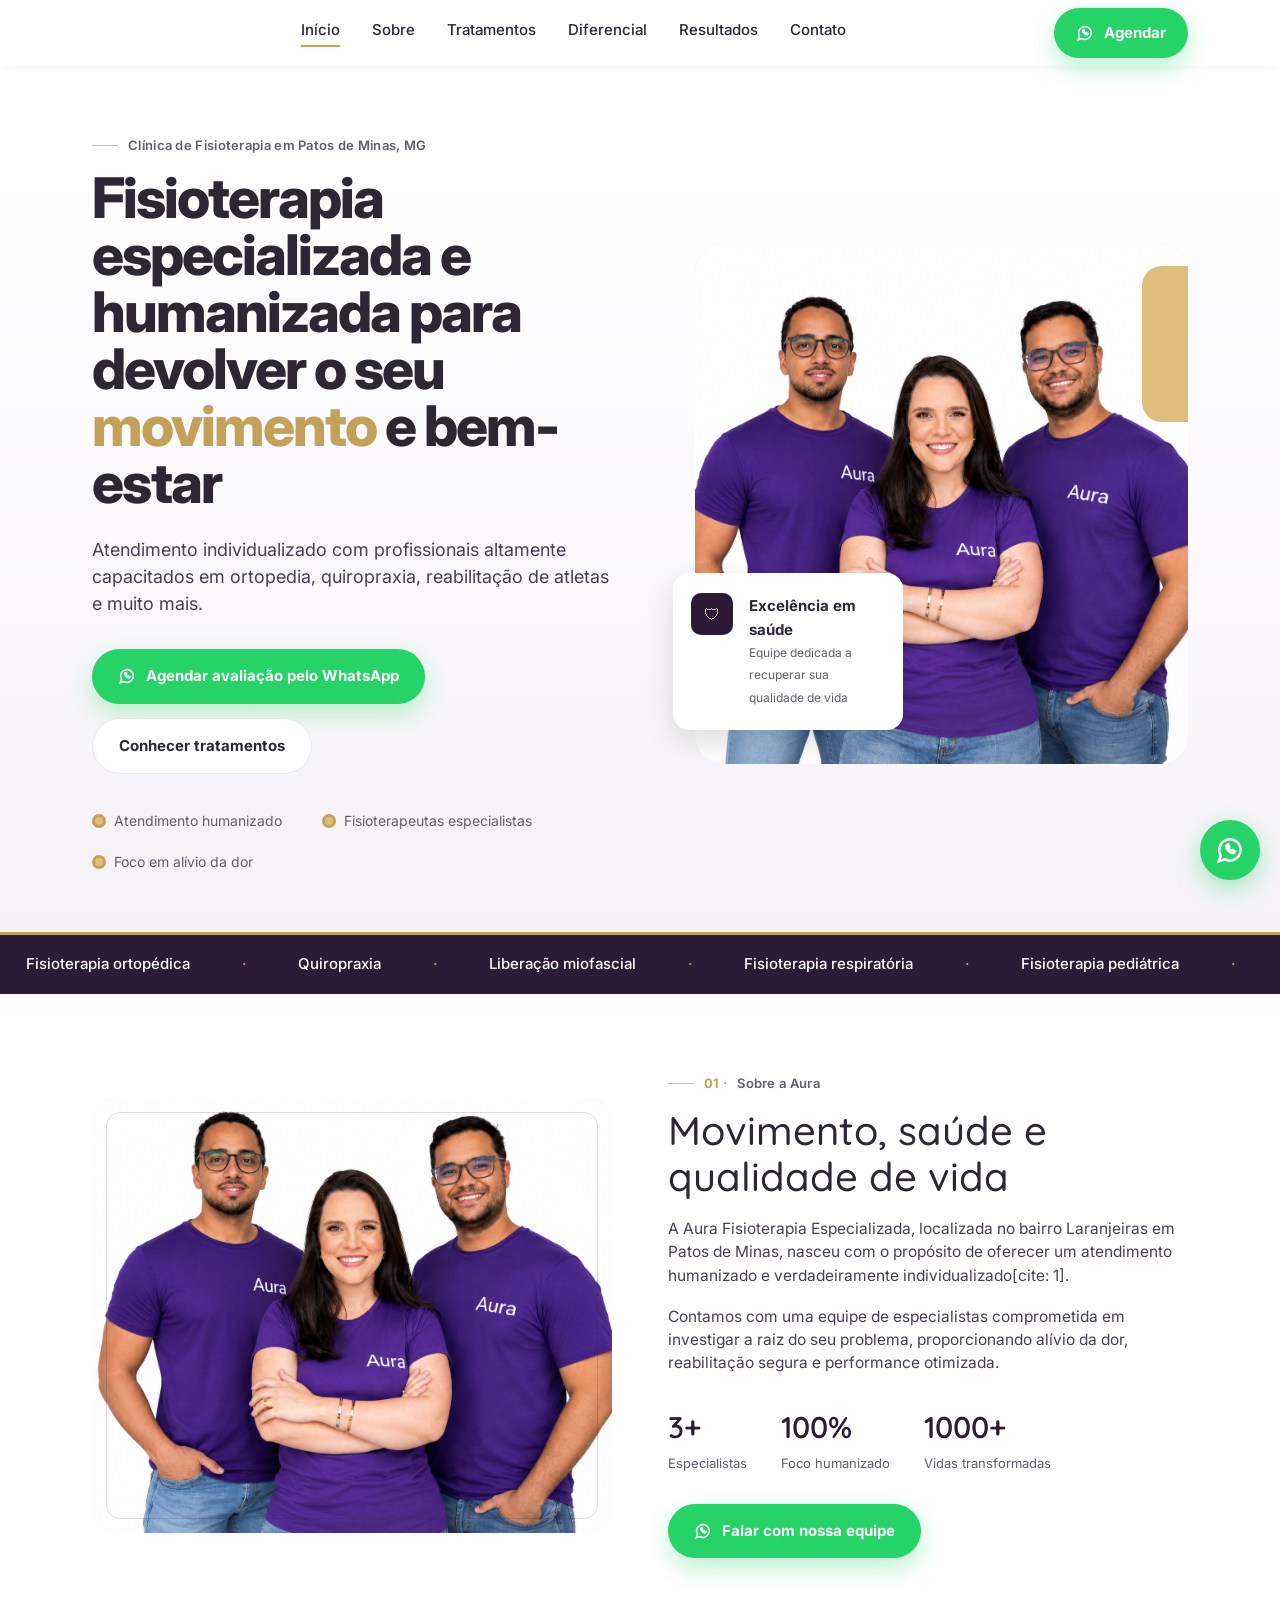
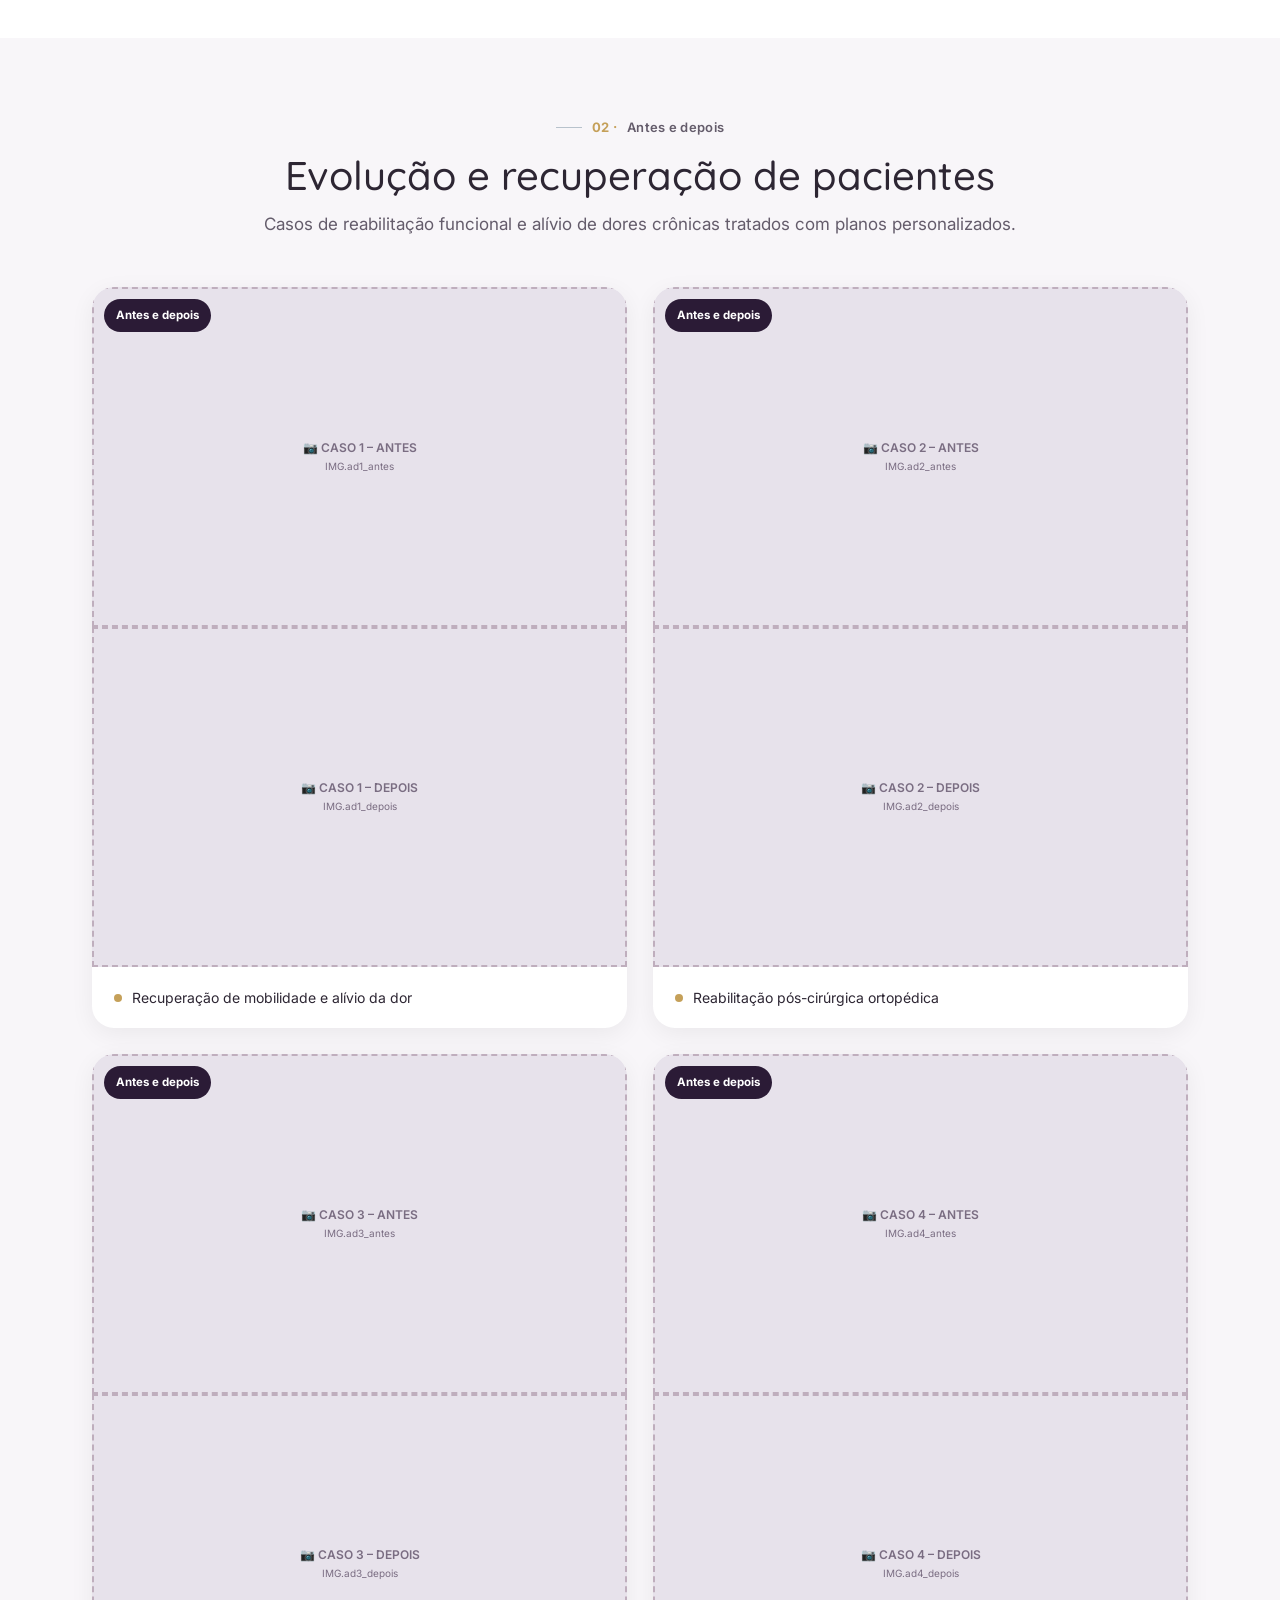
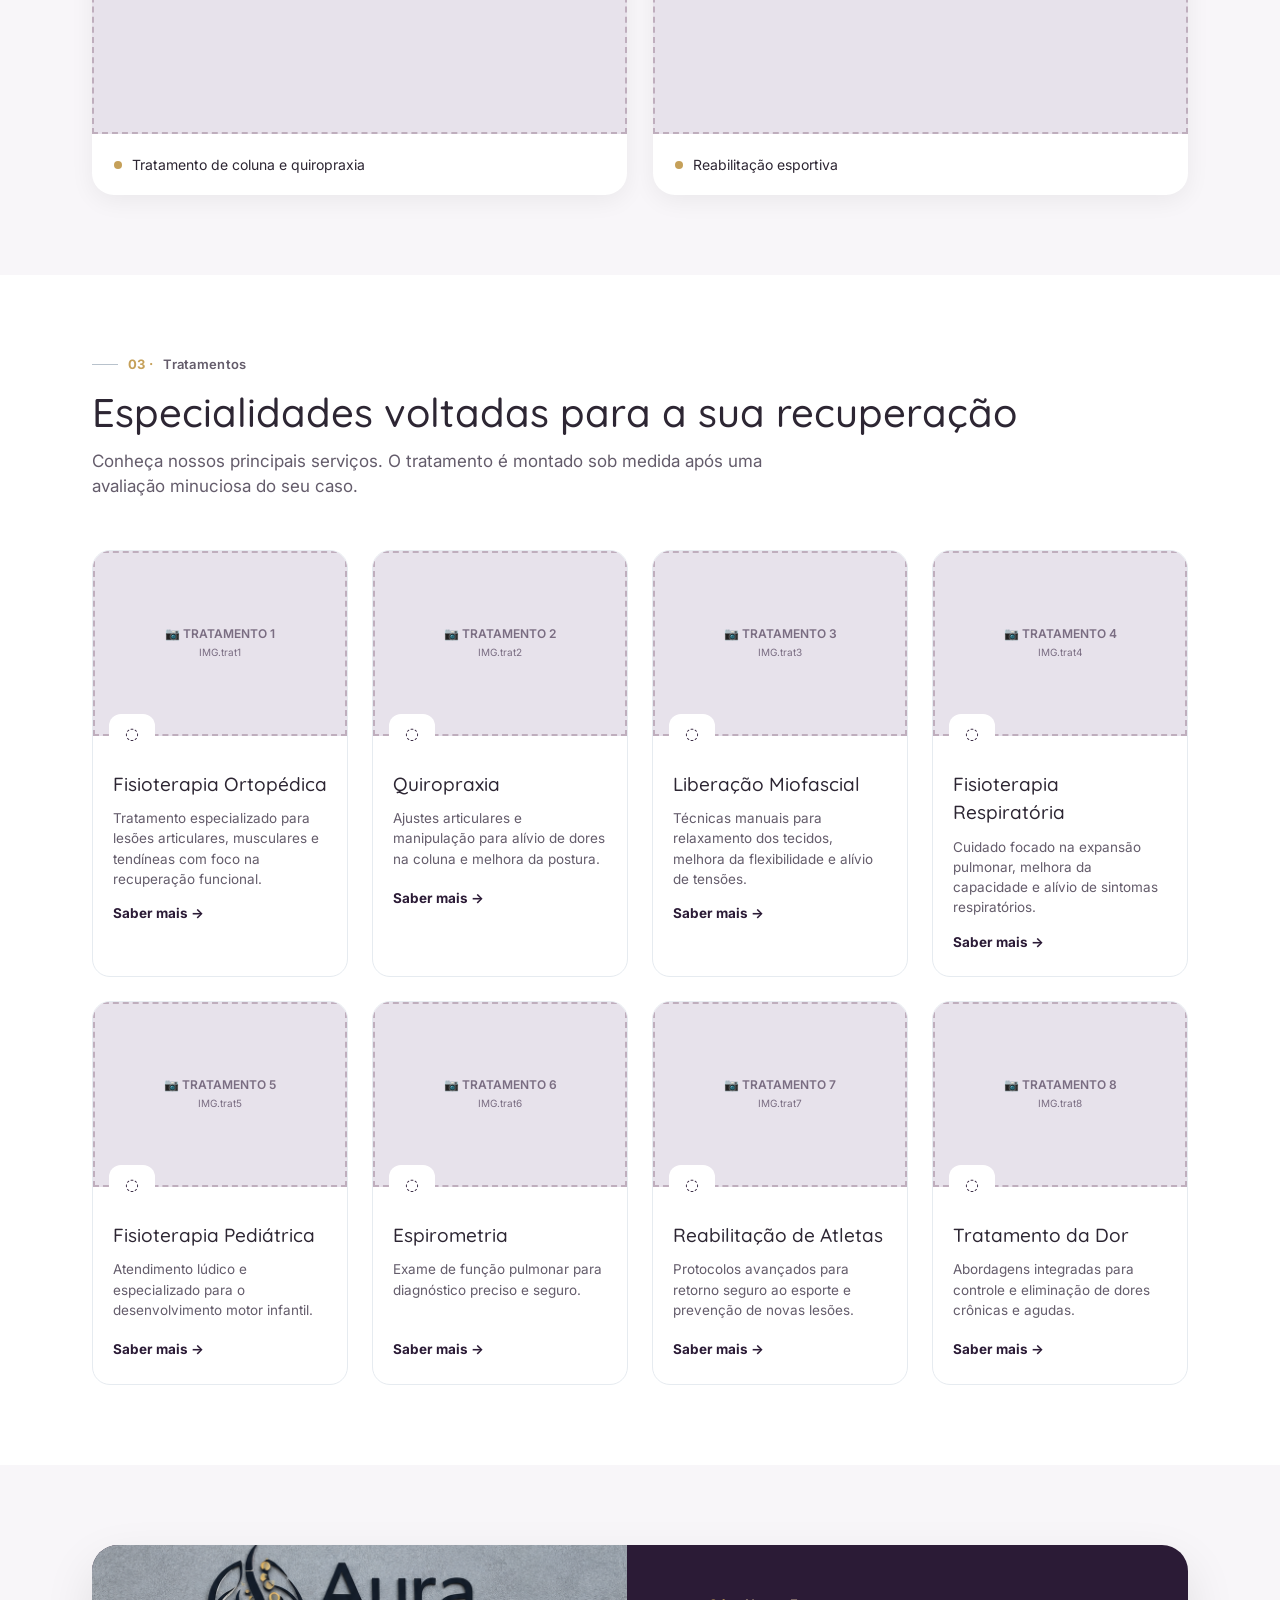
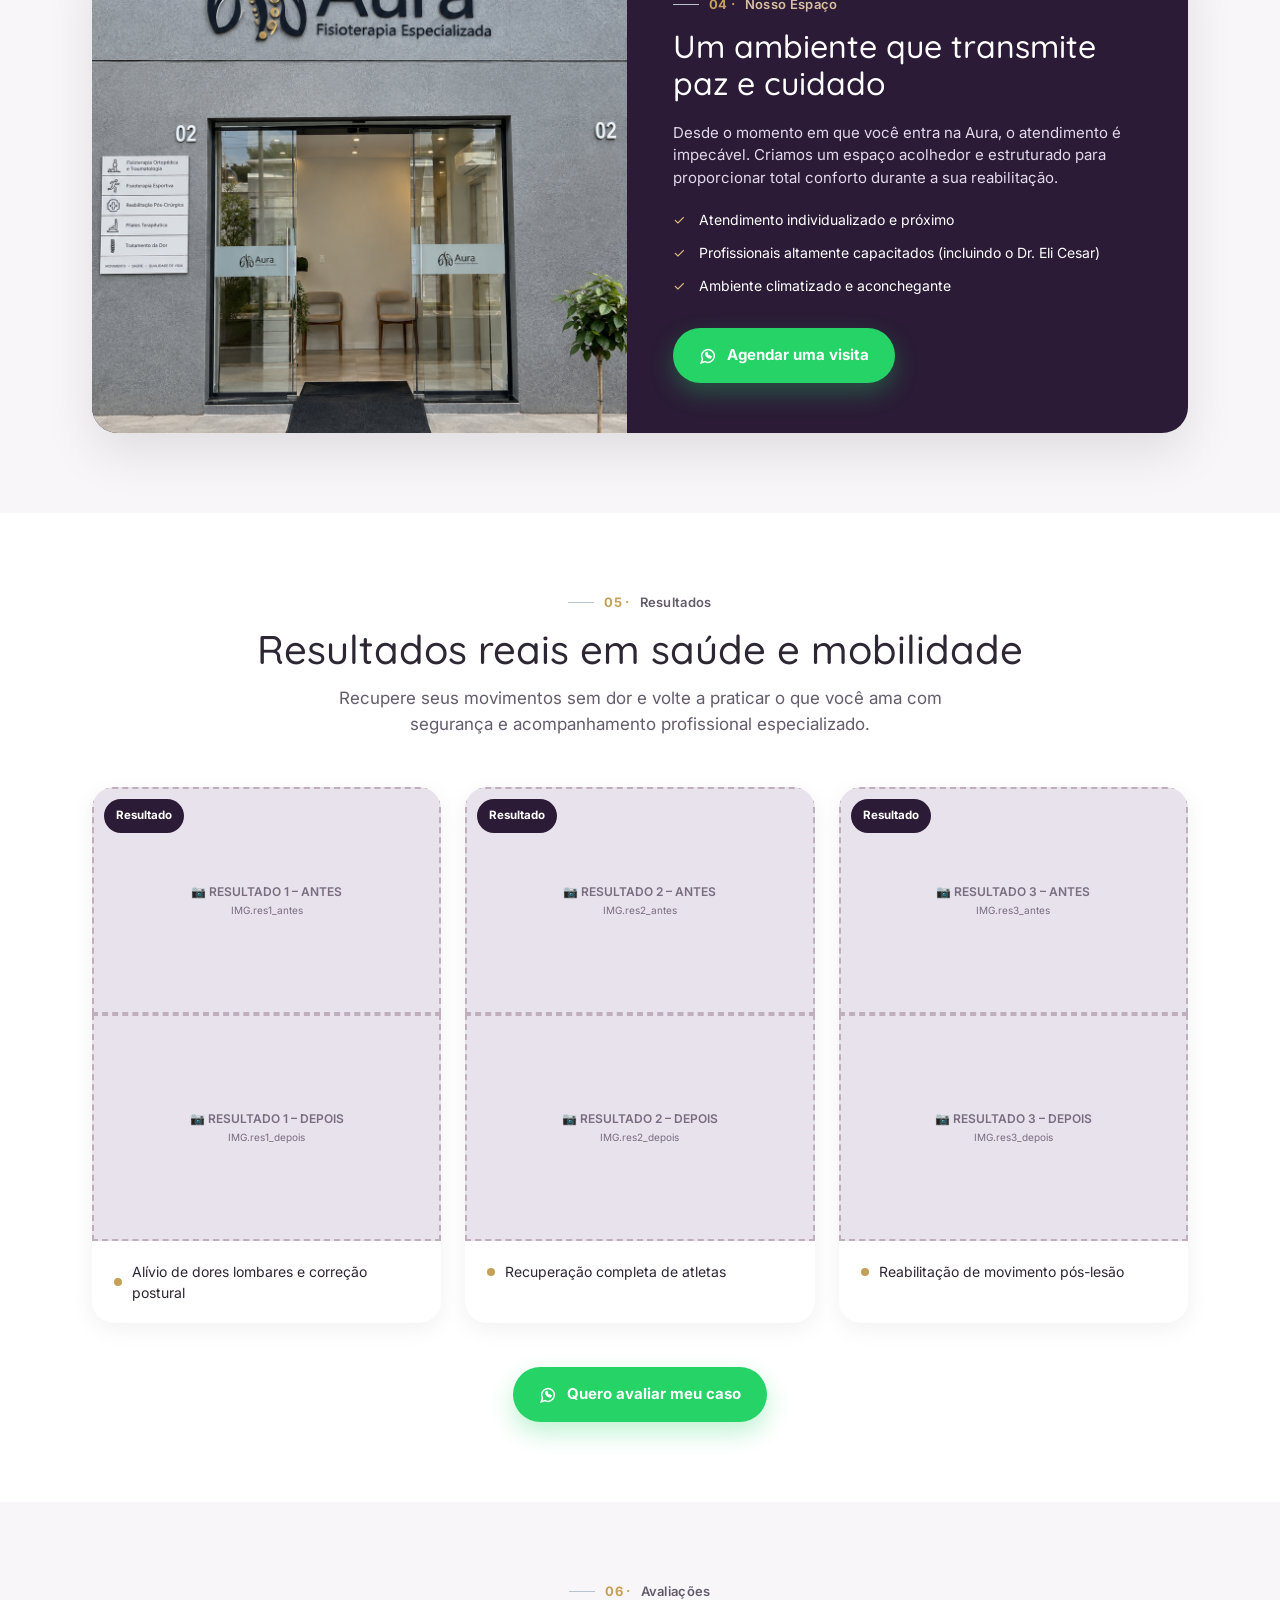
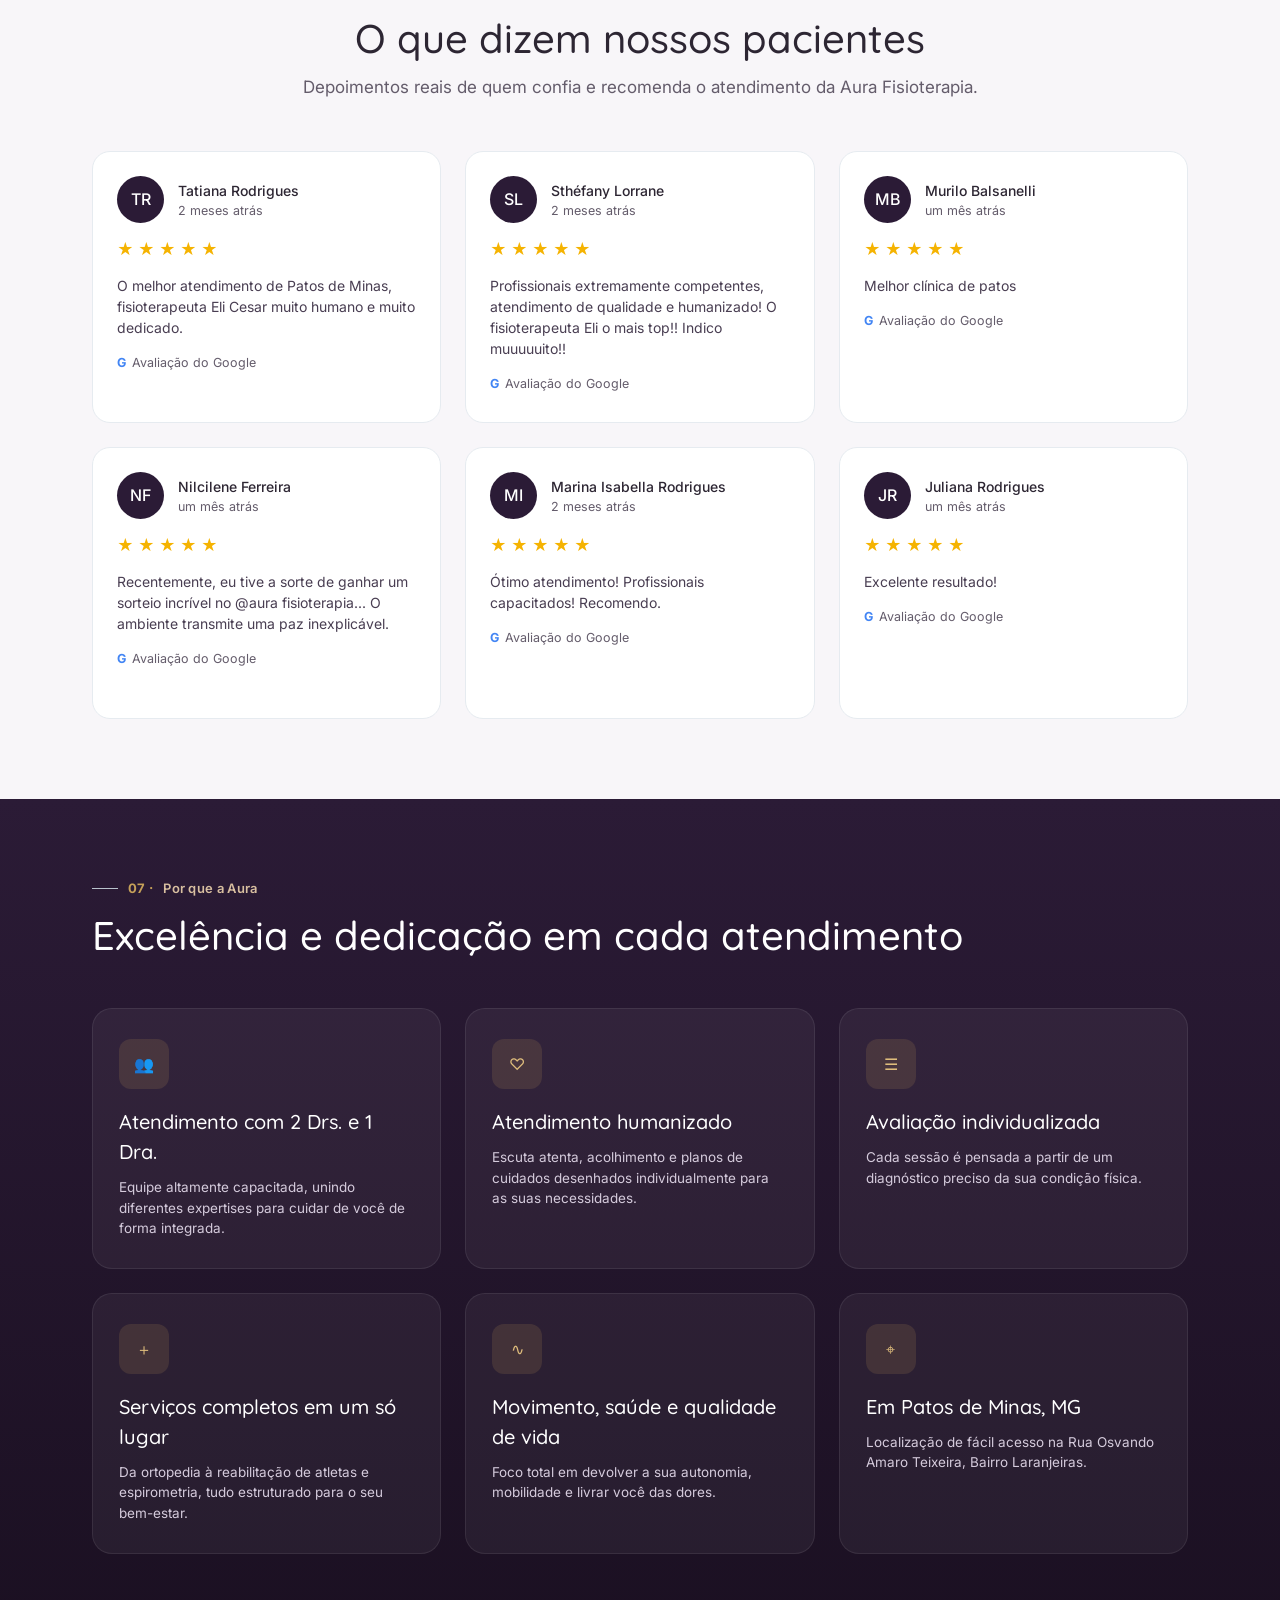
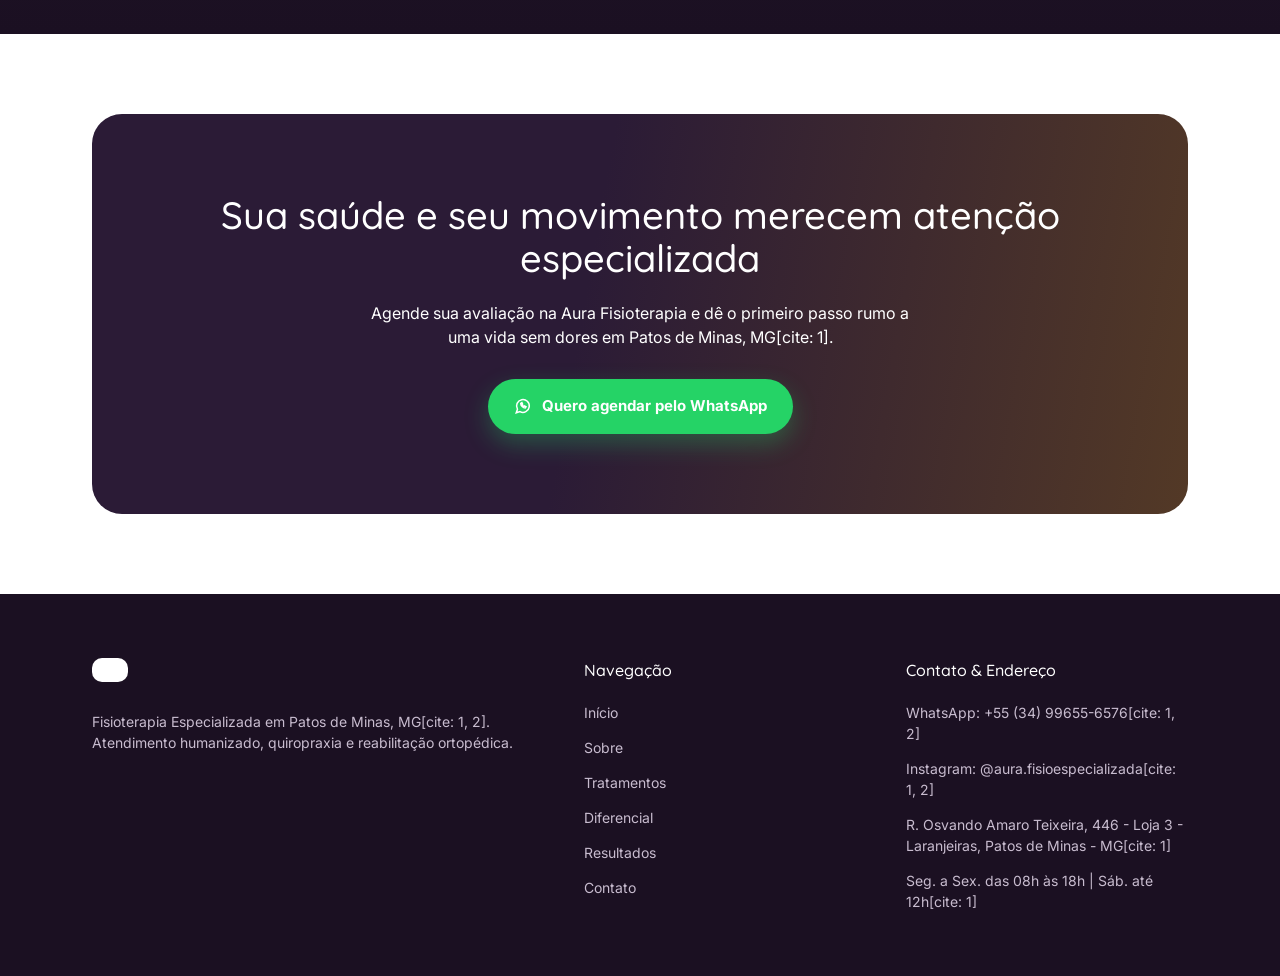
<file: index.html>
<!DOCTYPE html>
<html lang="pt-BR"><head><meta charset="utf-8">
<meta name="viewport" content="width=device-width,initial-scale=1,viewport-fit=cover">
<title>Aura Fisioterapia Especializada | Patos de Minas, MG</title>
<link href="https://fonts.googleapis.com/css2?family=Inter:wght@400;500;600;700;800&family=Quicksand:wght@400;500;600&display=swap" rel="stylesheet">
<link rel="stylesheet" href="css/style.css"></head><body>
<svg width="0" height="0" style="position:absolute"><symbol id="wa" viewBox="0 0 24 24"><path d="M3 21l1.6-4.7A8.5 8.5 0 1 1 8 19.5z"/><path d="M9 8.5c0 3 3 6 6 6l1-1.5-2-1-1 .8c-1-.5-1.8-1.3-2.3-2.3l.8-1-1-2z"/></symbol></svg>

<header><div class="w hd">
 <a href="#inicio" class="logo slot" data-img="logo" data-name="LOGO AURA"></a>
 <nav><a class="on" href="#inicio">Início</a><a href="#sobre">Sobre</a><a href="#tratamentos">Tratamentos</a><a href="#diferencial">Diferencial</a><a href="#resultados">Resultados</a><a href="#contato">Contato</a></nav>
 <div class="r"><a class="btn wpp" href="#"><svg><use href="#wa"/></svg>Agendar</a><button class="burger" id="bg" aria-label="Menu"><i></i><i></i><i></i></button></div>
</div></header>

<section class="hero" id="inicio"><div class="w hg">
 <div>
  <div class="eyebrow">Clínica de Fisioterapia em Patos de Minas, MG</div>
  <h1>Fisioterapia especializada e humanizada para devolver o seu <span>movimento</span> e bem-estar</h1>
  <p>Atendimento individualizado com profissionais altamente capacitados em ortopedia, quiropraxia, reabilitação de atletas e muito mais.</p>
  <div class="hb"><a class="btn wpp" href="#"><svg><use href="#wa"/></svg>Agendar avaliação pelo WhatsApp</a><a class="btn o" href="#tratamentos">Conhecer tratamentos</a></div>
  <div class="chk"><span><i></i>Atendimento humanizado</span><span><i></i>Fisioterapeutas especialistas</span><span><i></i>Foco em alívio da dor</span></div>
 </div>
 <div class="hi"><div class="slot" data-img="hero" data-name="FOTO PRINCIPAL (HERO)"></div><div class="tab"></div>
  <div class="card"><div class="ic">🛡</div><div><b>Excelência em saúde</b><small>Equipe dedicada a recuperar sua qualidade de vida</small></div></div></div>
</div></section>

<div class="mq"><div id="mq"></div></div>

<section id="sobre"><div class="w sg">
 <div class="fr"><div class="slot" data-img="sobre" data-name="FOTO SOBRE"></div></div>
 <div><div class="eyebrow"><b>01 ·</b> Sobre a Aura</div>
  <h2>Movimento, saúde e qualidade de vida</h2>
  <p>A Aura Fisioterapia Especializada, localizada no bairro Laranjeiras em Patos de Minas, nasceu com o propósito de oferecer um atendimento humanizado e verdadeiramente individualizado[cite: 1].</p>
  <p>Contamos com uma equipe de especialistas comprometida em investigar a raiz do seu problema, proporcionando alívio da dor, reabilitação segura e performance otimizada.</p>
  <div class="st"><div><b>3+</b><small>Especialistas</small></div><div><b>100%</b><small>Foco humanizado</small></div><div><b>+1000</b><small>Vidas transformadas</small></div></div>
  <a class="btn wpp" href="#"><svg><use href="#wa"/></svg>Falar com nossa equipe</a></div>
</div></section>

<section class="bg" id="antes"><div class="w center">
 <div class="eyebrow"><b>02 ·</b> Antes e depois</div>
  <h2>Evolução e recuperação de pacientes</h2>
  <p class="sub">Casos de reabilitação funcional e alívio de dores crônicas tratados com planos personalizados.</p>
  <div class="ba" style="text-align:left" id="ba"></div>
</div></section>

<section id="tratamentos"><div class="w">
 <div class="eyebrow"><b>03 ·</b> Tratamentos</div>
  <h2>Especialidades voltadas para a sua recuperação</h2>
  <p class="sub" style="max-width:700px">Conheça nossos principais serviços. O tratamento é montado sob medida após uma avaliação minuciosa do seu caso.</p>
  <div class="tg" id="tg"></div>
</div></section>

<section class="bg" id="diferencial"><div class="w"><div class="dif">
 <div class="slot" data-img="laboratorio" data-name="FOTO ESPAÇO / CLÍNICA"></div>
 <div class="t"><div class="eyebrow" style="color:#d8bfa0"><b>04 ·</b> Nosso Espaço</div>
  <h2>Um ambiente que transmite paz e cuidado</h2>
  <p>Desde o momento em que você entra na Aura, o atendimento é impecável. Criamos um espaço acolhedor e estruturado para proporcionar total conforto durante a sua reabilitação.</p>
  <ul><li>Atendimento individualizado e próximo</li><li>Profissionais altamente capacitados (incluindo o Dr. Eli Cesar)</li><li>Ambiente climatizado e aconchegante</li></ul>
  <a class="btn wpp" href="#"><svg><use href="#wa"/></svg>Agendar uma visita</a></div>
</div></div></section>

<section id="resultados"><div class="w center">
 <div class="eyebrow"><b>05 ·</b> Resultados</div>
  <h2>Resultados reais em saúde e mobilidade</h2>
  <p class="sub" style="max-width:680px;margin-left:auto;margin-right:auto">Recupere seus movimentos sem dor e volte a praticar o que você ama com segurança e acompanhamento profissional especializado.</p>
  <div class="rg" id="rg" style="text-align:left"></div>
  <a class="btn wpp" href="#"><svg><use href="#wa"/></svg>Quero avaliar meu caso</a>
</div></section>

<section class="bg"><div class="w center">
 <div class="eyebrow"><b>06 ·</b> Avaliações</div>
  <h2>O que dizem nossos pacientes</h2>
  <p class="sub">Depoimentos reais de quem confia e recomenda o atendimento da Aura Fisioterapia.</p>
  <div class="ag" id="ag" style="text-align:left"></div>
</div></section>

<section class="why"><div class="w">
 <div class="eyebrow" style="color:#d8bfa0"><b>07 ·</b> Por que a Aura</div>
  <h2>Excelência e dedicação em cada atendimento</h2>
  <div class="wg" id="wg"></div>
</div></section>

<div class="w" id="contato"><div class="cta"><h2>Sua saúde e seu movimento merecem atenção especializada</h2>
 <p>Agende sua avaliação na Aura Fisioterapia e dê o primeiro passo rumo a uma vida sem dores em Patos de Minas, MG[cite: 1].</p>
 <a class="btn wpp" href="#"><svg><use href="#wa"/></svg>Quero agendar pelo WhatsApp</a></div></div>

<footer><div class="w fg">
 <div><div class="logo-box"><div class="logo slot" data-img="logo" data-name="LOGO AURA"></div></div><p>Fisioterapia Especializada em Patos de Minas, MG[cite: 1, 2].<br>Atendimento humanizado, quiropraxia e reabilitação ortopédica.</p></div>
 <div><h4>Navegação</h4><a href="#inicio">Início</a><a href="#sobre">Sobre</a><a href="#tratamentos">Tratamentos</a><a href="#diferencial">Diferencial</a><a href="#resultados">Resultados</a><a href="#contato">Contato</a></div>
 <div><h4>Contato & Endereço</h4><p>WhatsApp: +55 (34) 99655-6576[cite: 1, 2]</p><p>Instagram: @aura.fisioespecializada[cite: 1, 2]</p><p>R. Osvando Amaro Teixeira, 446 - Loja 3 - Laranjeiras, Patos de Minas - MG[cite: 1]</p><p>Seg. a Sex. das 08h às 18h | Sáb. até 12h[cite: 1]</p></div>
</div></footer>
<a class="wa wpp" href="#"><svg><use href="#wa"/></svg></a>

<script src="js/config.js"></script>
<script src="js/main.js"></script></body></html>
</file>
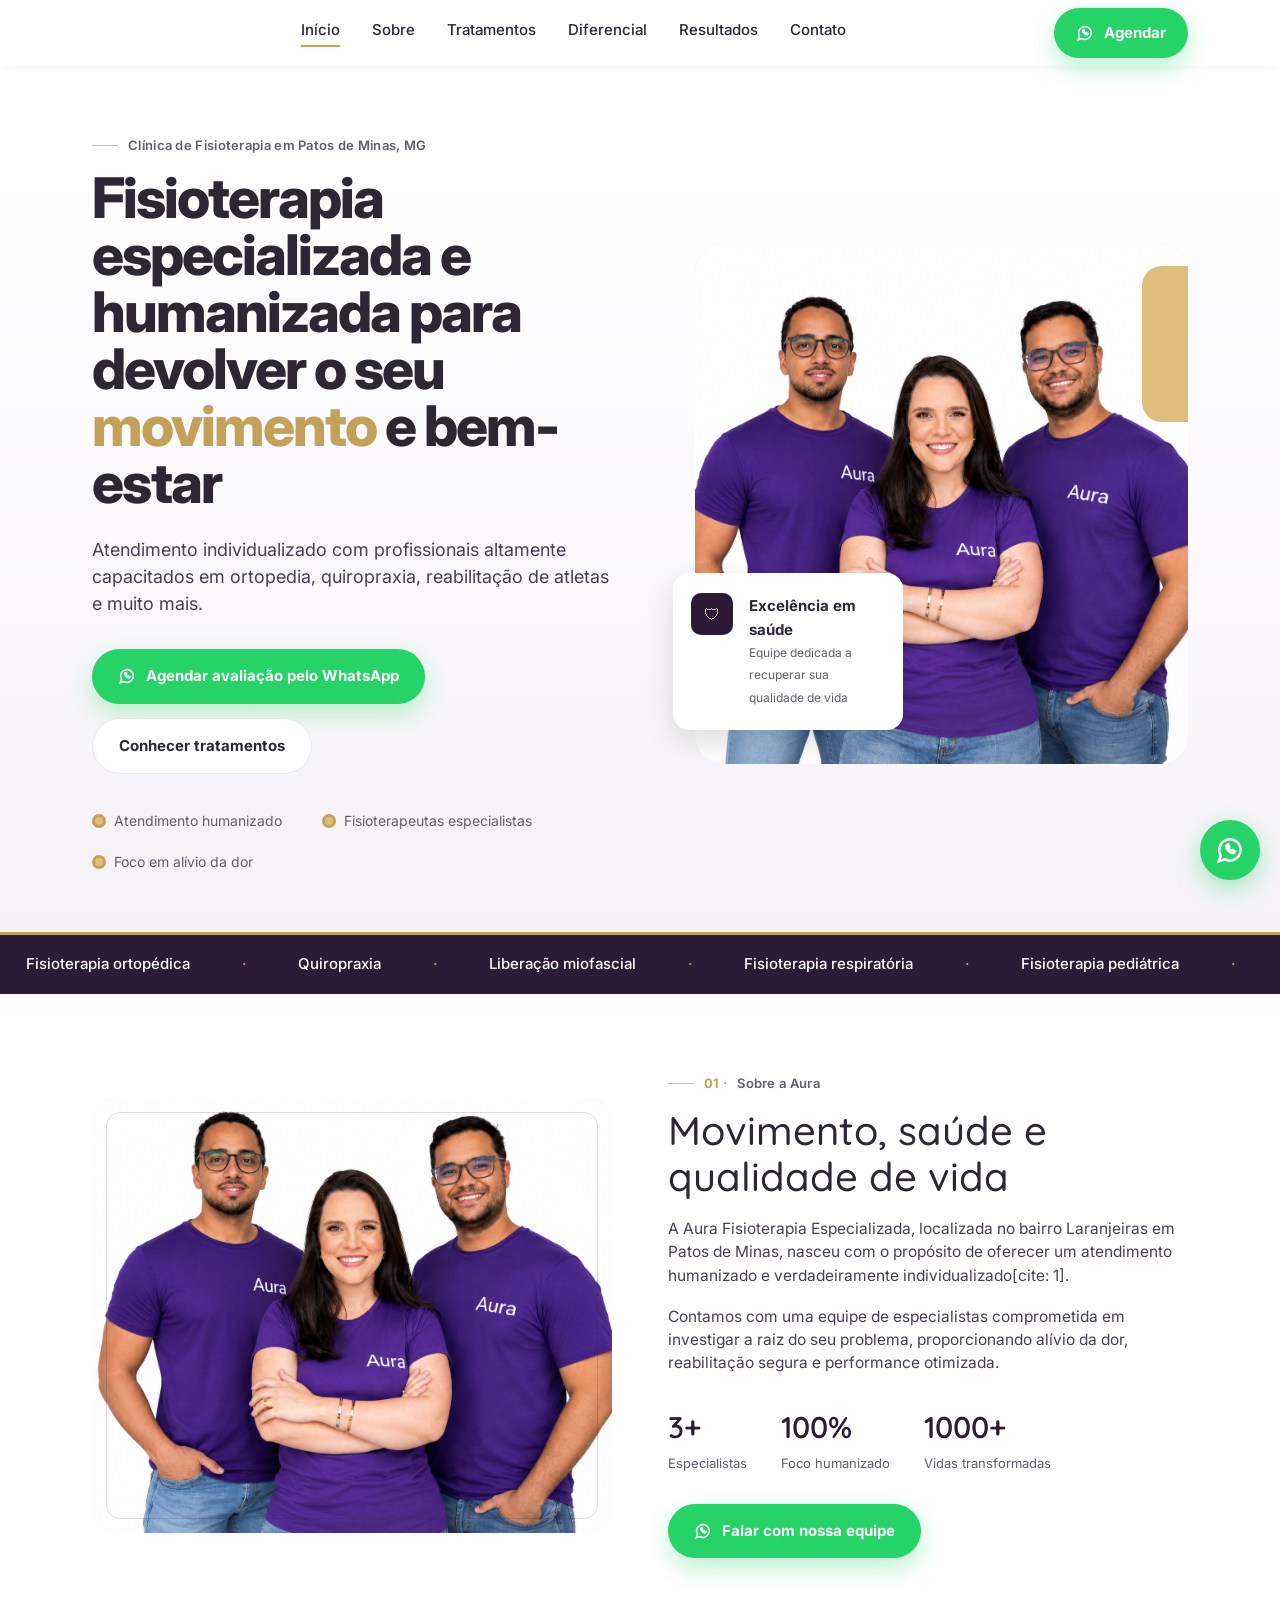
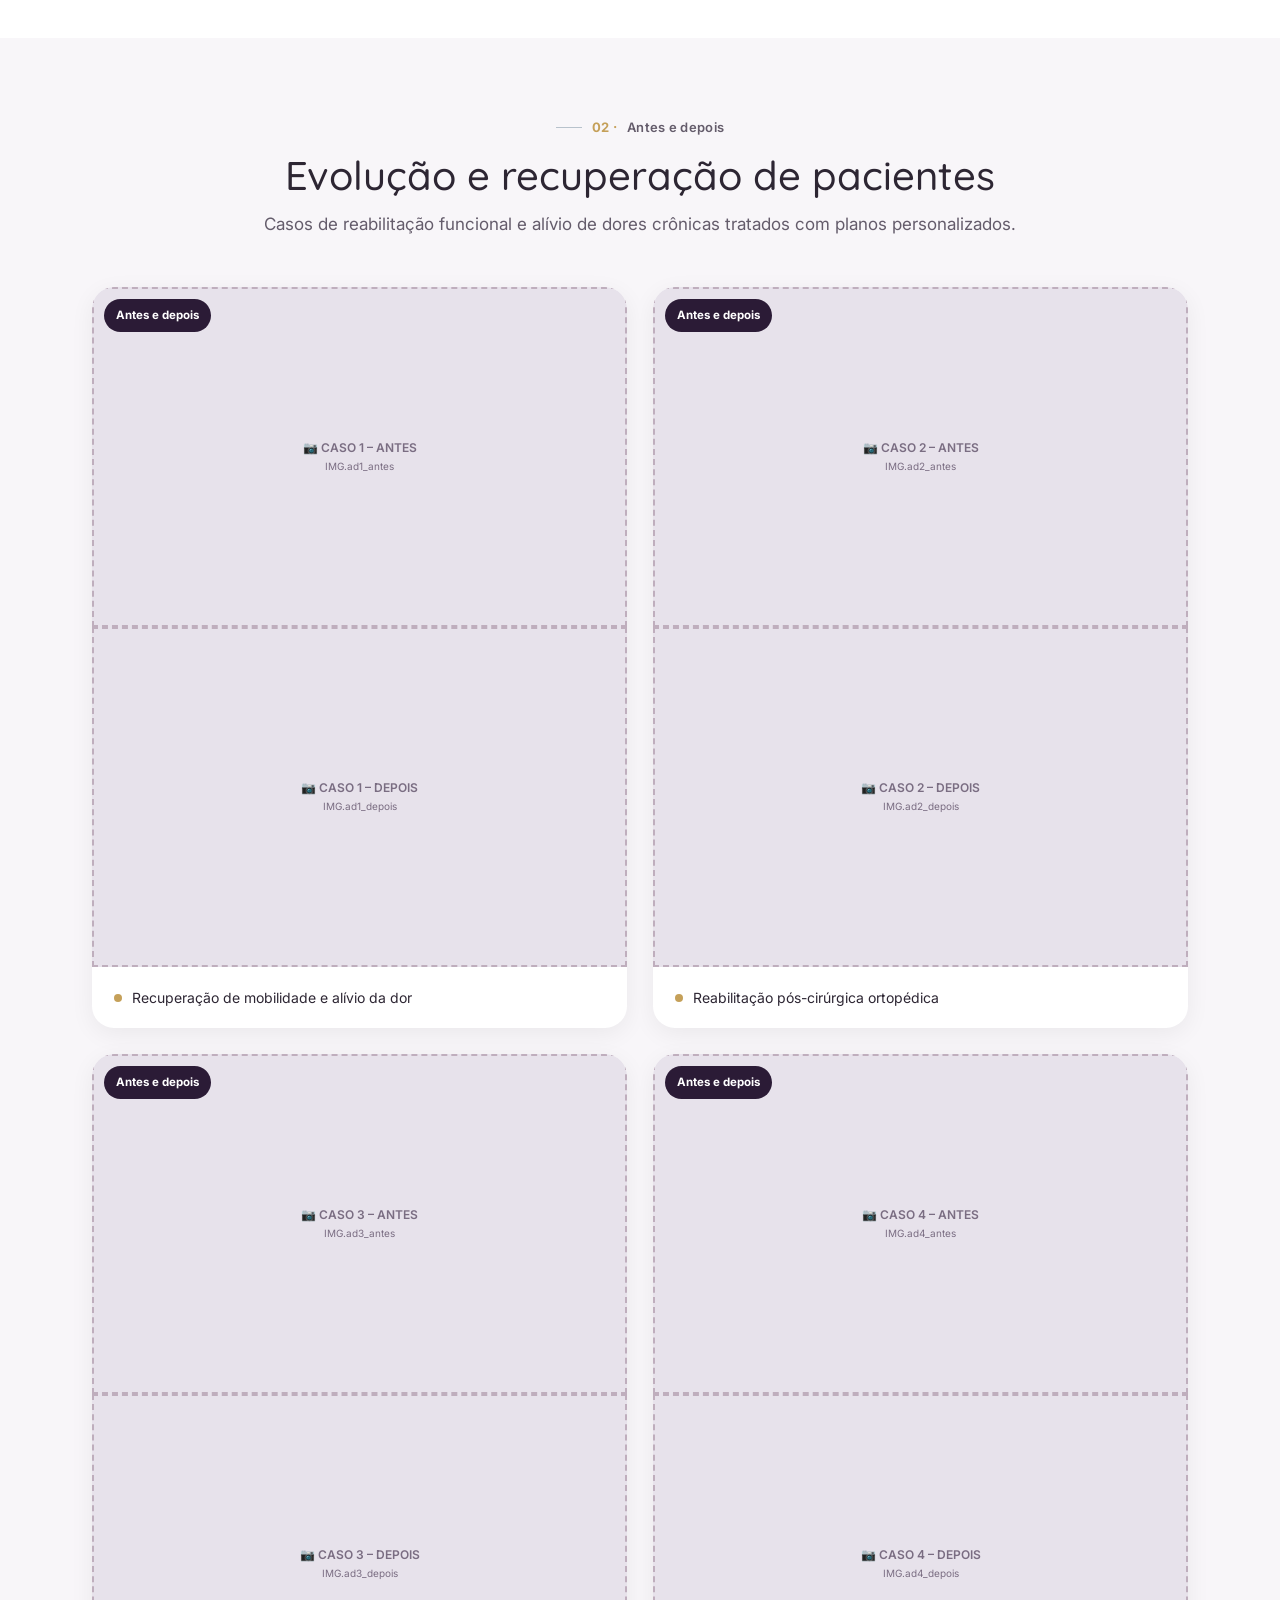
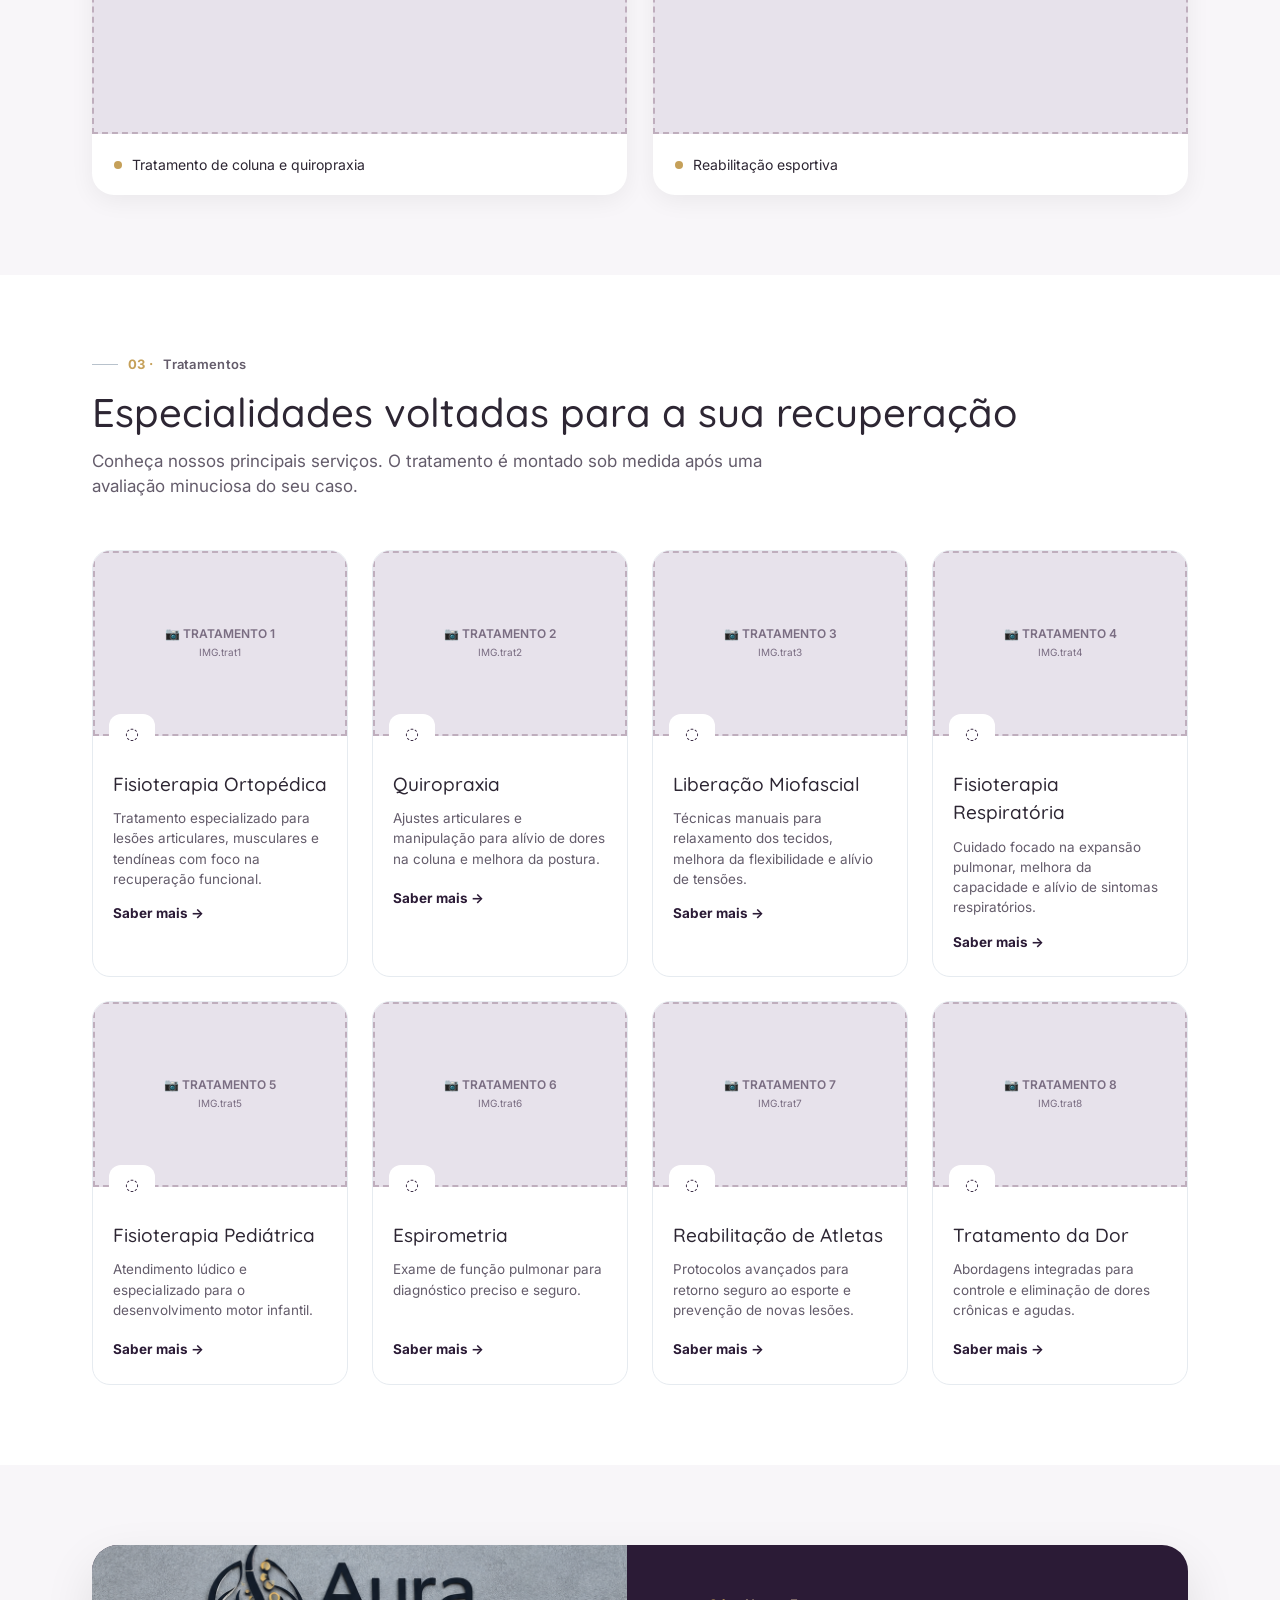
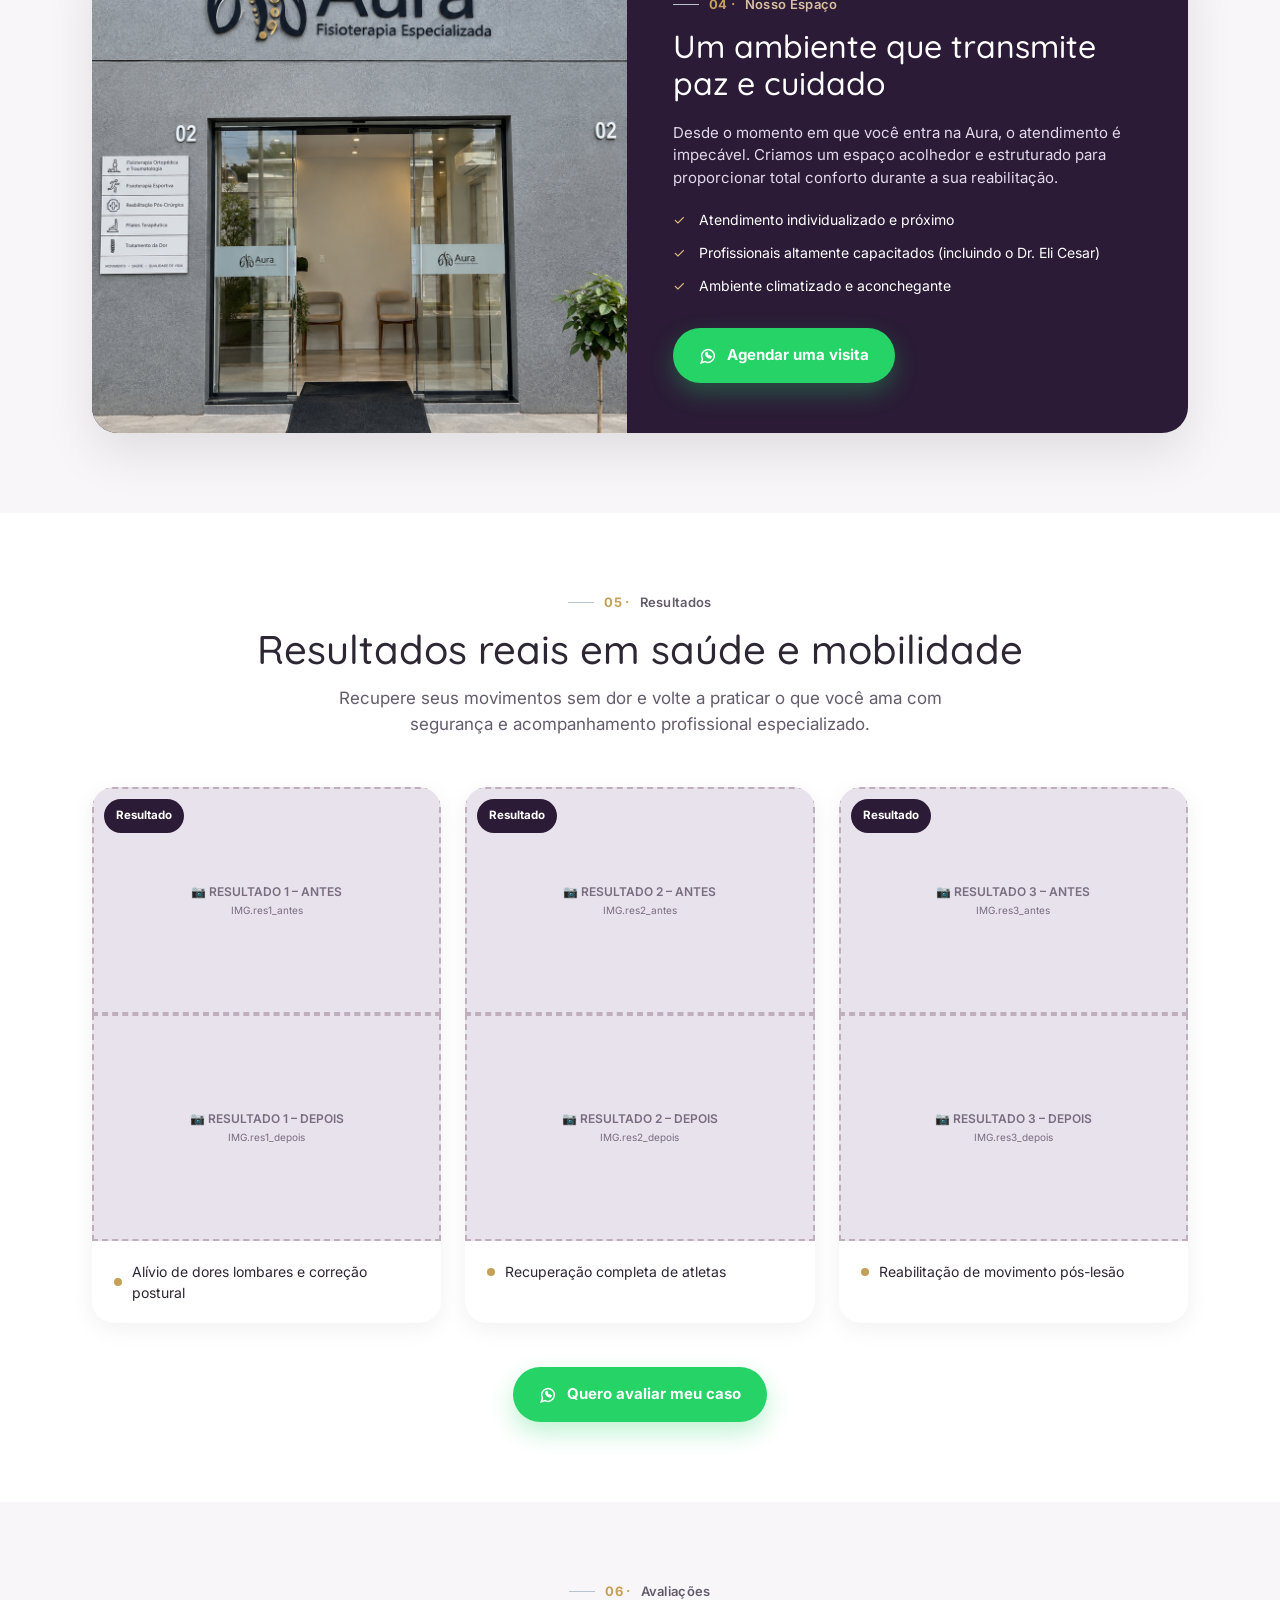
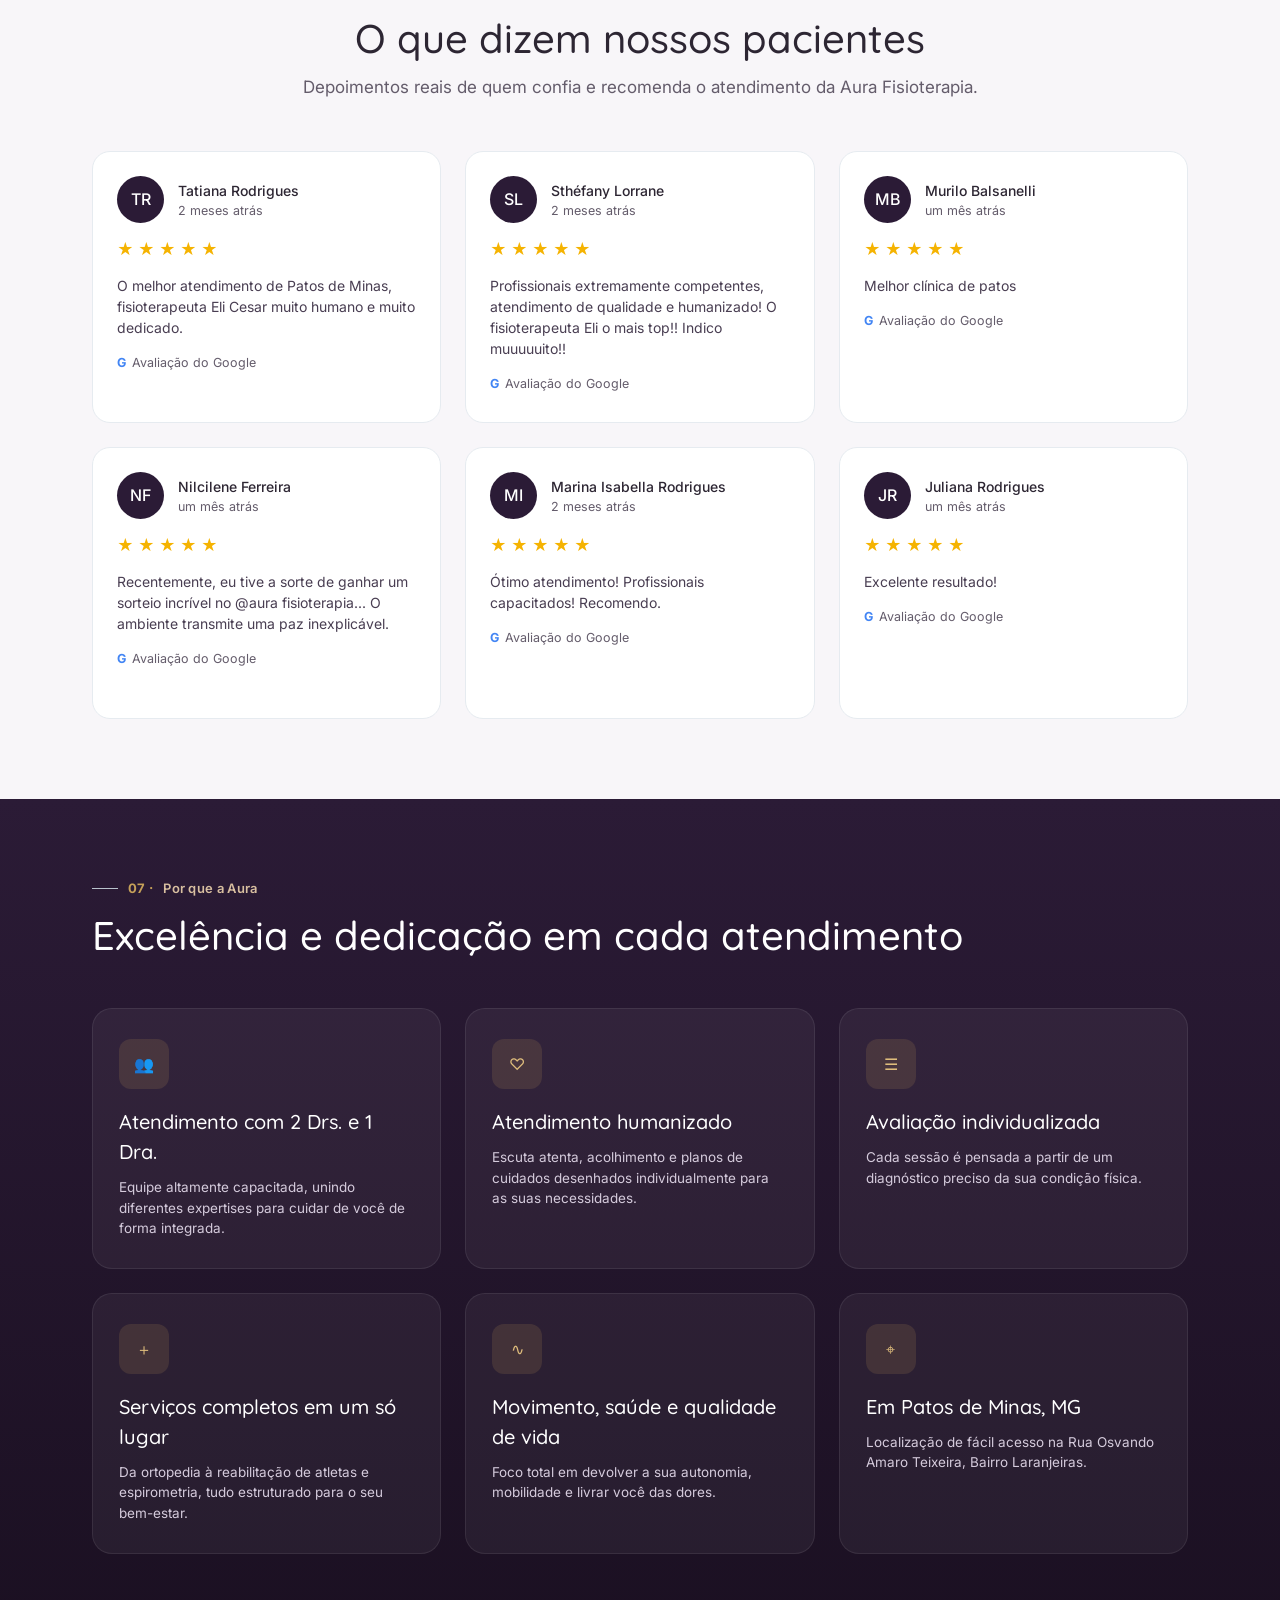
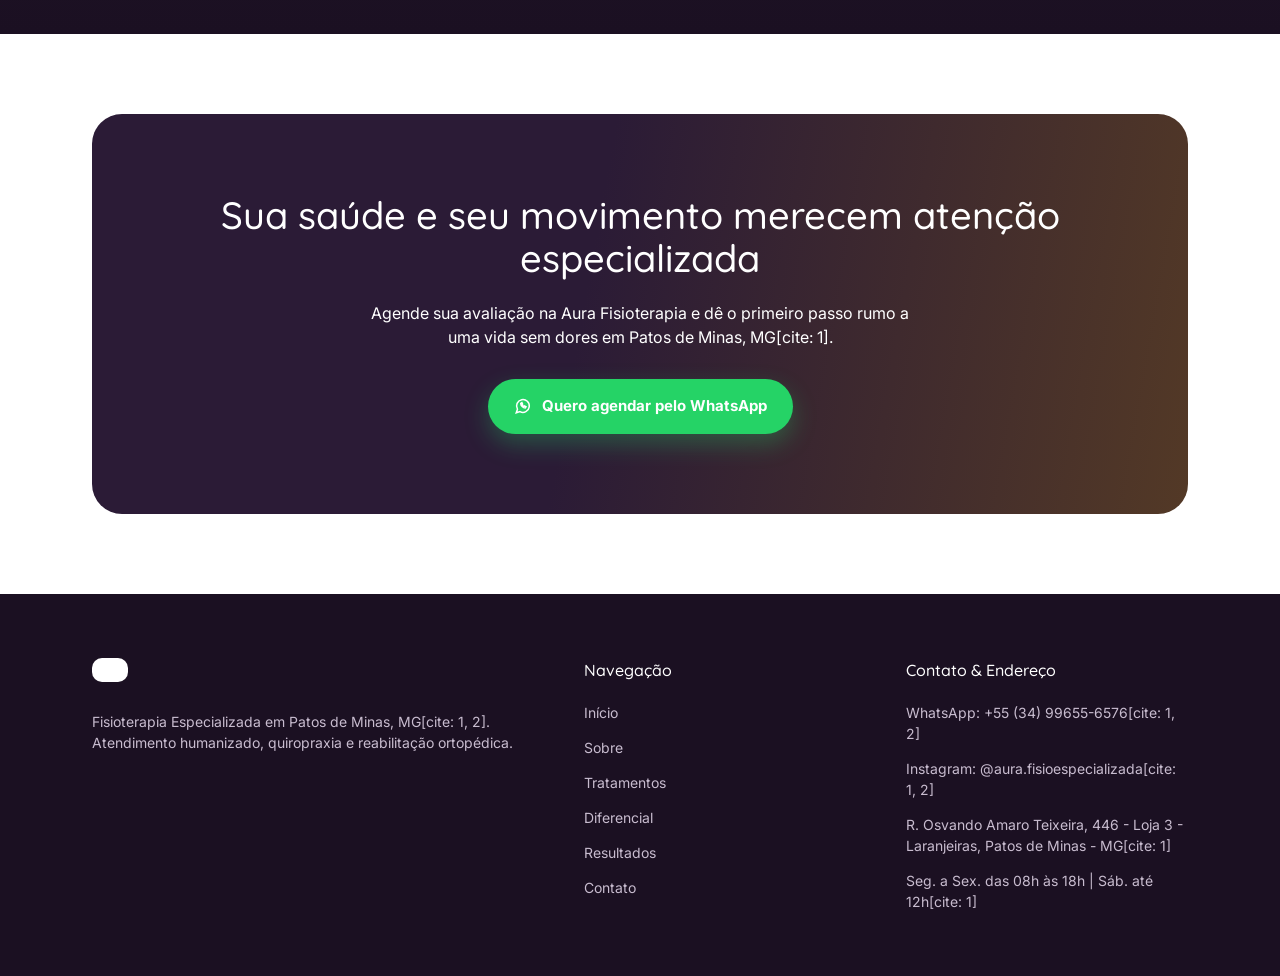
<file: indexclinica.html>
<!DOCTYPE html>
<html lang="pt-BR"><head><meta charset="utf-8">
<meta name="viewport" content="width=device-width,initial-scale=1,viewport-fit=cover">
<title>Aura Fisioterapia Especializada | Patos de Minas, MG</title>
<link href="https://fonts.googleapis.com/css2?family=Inter:wght@400;500;600;700;800&family=Quicksand:wght@400;500;600&display=swap" rel="stylesheet">
<link rel="stylesheet" href="css/style.css"></head><body>
<svg width="0" height="0" style="position:absolute"><symbol id="wa" viewBox="0 0 24 24"><path d="M3 21l1.6-4.7A8.5 8.5 0 1 1 8 19.5z"/><path d="M9 8.5c0 3 3 6 6 6l1-1.5-2-1-1 .8c-1-.5-1.8-1.3-2.3-2.3l.8-1-1-2z"/></symbol></svg>

<header><div class="w hd">
 <a href="#inicio" class="logo slot" data-img="logo" data-name="LOGO AURA"></a>
 <nav><a class="on" href="#inicio">Início</a><a href="#sobre">Sobre</a><a href="#tratamentos">Tratamentos</a><a href="#diferencial">Diferencial</a><a href="#resultados">Resultados</a><a href="#contato">Contato</a></nav>
 <div class="r"><a class="btn wpp" href="#"><svg><use href="#wa"/></svg>Agendar</a><button class="burger" id="bg" aria-label="Menu"><i></i><i></i><i></i></button></div>
</div></header>

<section class="hero" id="inicio"><div class="w hg">
 <div>
  <div class="eyebrow">Clínica de Fisioterapia em Patos de Minas, MG</div>
  <h1>Fisioterapia especializada e humanizada para devolver o seu <span>movimento</span> e bem-estar</h1>
  <p>Atendimento individualizado com profissionais altamente capacitados em ortopedia, quiropraxia, reabilitação de atletas e muito mais.</p>
  <div class="hb"><a class="btn wpp" href="#"><svg><use href="#wa"/></svg>Agendar avaliação pelo WhatsApp</a><a class="btn o" href="#tratamentos">Conhecer tratamentos</a></div>
  <div class="chk"><span><i></i>Atendimento humanizado</span><span><i></i>Fisioterapeutas especialistas</span><span><i></i>Foco em alívio da dor</span></div>
 </div>
 <div class="hi"><div class="slot" data-img="hero" data-name="FOTO PRINCIPAL (HERO)"></div><div class="tab"></div>
  <div class="card"><div class="ic">🛡</div><div><b>Excelência em saúde</b><small>Equipe dedicada a recuperar sua qualidade de vida</small></div></div></div>
</div></section>

<div class="mq"><div id="mq"></div></div>

<section id="sobre"><div class="w sg">
 <div class="fr"><div class="slot" data-img="sobre" data-name="FOTO SOBRE"></div></div>
 <div><div class="eyebrow"><b>01 ·</b> Sobre a Aura</div>
  <h2>Movimento, saúde e qualidade de vida</h2>
  <p>A Aura Fisioterapia Especializada, localizada no bairro Laranjeiras em Patos de Minas, nasceu com o propósito de oferecer um atendimento humanizado e verdadeiramente individualizado[cite: 1].</p>
  <p>Contamos com uma equipe de especialistas comprometida em investigar a raiz do seu problema, proporcionando alívio da dor, reabilitação segura e performance otimizada.</p>
  <div class="st"><div><b>3+</b><small>Especialistas</small></div><div><b>100%</b><small>Foco humanizado</small></div><div><b>+1000</b><small>Vidas transformadas</small></div></div>
  <a class="btn wpp" href="#"><svg><use href="#wa"/></svg>Falar com nossa equipe</a></div>
</div></section>

<section class="bg" id="antes"><div class="w center">
 <div class="eyebrow"><b>02 ·</b> Antes e depois</div>
  <h2>Evolução e recuperação de pacientes</h2>
  <p class="sub">Casos de reabilitação funcional e alívio de dores crônicas tratados com planos personalizados.</p>
  <div class="ba" style="text-align:left" id="ba"></div>
</div></section>

<section id="tratamentos"><div class="w">
 <div class="eyebrow"><b>03 ·</b> Tratamentos</div>
  <h2>Especialidades voltadas para a sua recuperação</h2>
  <p class="sub" style="max-width:700px">Conheça nossos principais serviços. O tratamento é montado sob medida após uma avaliação minuciosa do seu caso.</p>
  <div class="tg" id="tg"></div>
</div></section>

<section class="bg" id="diferencial"><div class="w"><div class="dif">
 <div class="slot" data-img="laboratorio" data-name="FOTO ESPAÇO / CLÍNICA"></div>
 <div class="t"><div class="eyebrow" style="color:#d8bfa0"><b>04 ·</b> Nosso Espaço</div>
  <h2>Um ambiente que transmite paz e cuidado</h2>
  <p>Desde o momento em que você entra na Aura, o atendimento é impecável. Criamos um espaço acolhedor e estruturado para proporcionar total conforto durante a sua reabilitação.</p>
  <ul><li>Atendimento individualizado e próximo</li><li>Profissionais altamente capacitados (incluindo o Dr. Eli Cesar)</li><li>Ambiente climatizado e aconchegante</li></ul>
  <a class="btn wpp" href="#"><svg><use href="#wa"/></svg>Agendar uma visita</a></div>
</div></div></section>

<section id="resultados"><div class="w center">
 <div class="eyebrow"><b>05 ·</b> Resultados</div>
  <h2>Resultados reais em saúde e mobilidade</h2>
  <p class="sub" style="max-width:680px;margin-left:auto;margin-right:auto">Recupere seus movimentos sem dor e volte a praticar o que você ama com segurança e acompanhamento profissional especializado.</p>
  <div class="rg" id="rg" style="text-align:left"></div>
  <a class="btn wpp" href="#"><svg><use href="#wa"/></svg>Quero avaliar meu caso</a>
</div></section>

<section class="bg"><div class="w center">
 <div class="eyebrow"><b>06 ·</b> Avaliações</div>
  <h2>O que dizem nossos pacientes</h2>
  <p class="sub">Depoimentos reais de quem confia e recomenda o atendimento da Aura Fisioterapia.</p>
  <div class="ag" id="ag" style="text-align:left"></div>
</div></section>

<section class="why"><div class="w">
 <div class="eyebrow" style="color:#d8bfa0"><b>07 ·</b> Por que a Aura</div>
  <h2>Excelência e dedicação em cada atendimento</h2>
  <div class="wg" id="wg"></div>
</div></section>

<div class="w" id="contato"><div class="cta"><h2>Sua saúde e seu movimento merecem atenção especializada</h2>
 <p>Agende sua avaliação na Aura Fisioterapia e dê o primeiro passo rumo a uma vida sem dores em Patos de Minas, MG[cite: 1].</p>
 <a class="btn wpp" href="#"><svg><use href="#wa"/></svg>Quero agendar pelo WhatsApp</a></div></div>

<footer><div class="w fg">
 <div><div class="logo-box"><div class="logo slot" data-img="logo" data-name="LOGO AURA"></div></div><p>Fisioterapia Especializada em Patos de Minas, MG[cite: 1, 2].<br>Atendimento humanizado, quiropraxia e reabilitação ortopédica.</p></div>
 <div><h4>Navegação</h4><a href="#inicio">Início</a><a href="#sobre">Sobre</a><a href="#tratamentos">Tratamentos</a><a href="#diferencial">Diferencial</a><a href="#resultados">Resultados</a><a href="#contato">Contato</a></div>
 <div><h4>Contato & Endereço</h4><p>WhatsApp: +55 (34) 99655-6576[cite: 1, 2]</p><p>Instagram: @aura.fisioespecializada[cite: 1, 2]</p><p>R. Osvando Amaro Teixeira, 446 - Loja 3 - Laranjeiras, Patos de Minas - MG[cite: 1]</p><p>Seg. a Sex. das 08h às 18h | Sáb. até 12h[cite: 1]</p></div>
</div></footer>
<a class="wa wpp" href="#"><svg><use href="#wa"/></svg></a>

<script src="js/config.js"></script>
<script src="js/main.js"></script></body></html>
</file>
<file: css/style.css>
:root{--navy:#2b1b36;--navy2:#1b1022;--yel:#c5a059;--yel2:#dfbd7c;--green:#25d366;--txt:#2d2633;--mut:#645c6b;--bg:#f8f6f9}
*{box-sizing:border-box;margin:0;padding:0}
body{font-family:Inter,sans-serif;color:var(--txt);background:#fff;line-height:1.5}
a{text-decoration:none;color:inherit}
.w{max-width:1136px;margin:0 auto;padding:0 20px}
h2{font-family:Quicksand,sans-serif;font-weight:500;font-size:40px;line-height:1.15}
.eyebrow{font-size:13px;font-weight:600;color:var(--mut);display:flex;align-items:center;gap:10px;letter-spacing:.3px;margin-bottom:14px}
.eyebrow:before{content:"";width:26px;height:1px;background:#b8c2cc}
.eyebrow b{color:var(--yel)}
.center{text-align:center}.center .eyebrow{justify-content:center}
.sub{color:var(--mut);font-size:17px;margin-top:14px}
.btn{display:inline-flex;align-items:center;gap:10px;background:var(--green);color:#fff;font-weight:700;padding:16px 26px;border-radius:40px;box-shadow:0 10px 24px rgba(37,211,102,.3);font-size:15px}
.btn svg{width:18px;height:18px;fill:none;stroke:#fff;stroke-width:2}
.btn.o{background:#fff;color:var(--txt);border:1px solid #e3e8ee;box-shadow:none}
section{padding:80px 0}
/* header */
header{position:sticky;top:0;z-index:50;background:rgba(255,255,255,.95);backdrop-filter:blur(8px);box-shadow:0 1px 10px rgba(0,0,0,.05)}
.hd{display:flex;align-items:center;justify-content:space-between;height:66px}

/* Logo com tamanho ampliado */
.logo {
  display: flex;
  align-items: center;
  justify-content: flex-start;
  height: 120%;
  width: auto;
  max-width: 240px;
  background: transparent !important;
  border: none !important;
}

.logo img, 
img.logo-img {
  max-height: 67px !important;
  width: auto !important;
  object-fit: contain !important;
  display: block !important;
}

nav{display:flex;gap:32px;font-size:15px;font-weight:500}
nav a.on{border-bottom:2px solid var(--yel);padding-bottom:4px}
.hd .btn{padding:14px 22px}
/* hero */
.hero{padding:70px 0 60px;background:linear-gradient(#fff,#f6f3f8)}
.hg{display:grid;grid-template-columns:1.1fr 1fr;gap:60px;align-items:center}
.hero h1{font-size:56px;line-height:1.02;font-weight:800;letter-spacing:-2px;margin:14px 0 24px}
.hero h1 span{color:var(--yel)}
.hero p{font-size:18px;color:#493e52;margin-bottom:32px;max-width:520px}
.hb{display:flex;flex-direction:column;align-items:flex-start;gap:14px}
.chk{display:flex;flex-wrap:wrap;gap:20px 40px;margin-top:36px;font-size:14px;color:var(--mut);max-width:520px}
.chk i{display:inline-block;width:14px;height:14px;border-radius:50%;background:var(--yel2);border:3px solid var(--yel);margin-right:8px;vertical-align:-2px}
.hi{position:relative}
.hi .slot{height:520px;border-radius:28px}
.hi .tab{position:absolute;right:0;top:22px;width:46px;height:156px;background:var(--yel2);border-radius:20px 0 0 20px}
.hi .card{position:absolute;left:-22px;bottom:34px;background:#fff;border-radius:16px;padding:20px 18px;display:flex;gap:16px;width:230px;box-shadow:0 12px 30px rgba(0,0,0,.12)}
.card .ic{width:42px;height:42px;background:var(--navy);border-radius:10px;color:var(--yel2);display:grid;place-items:center;flex:none}
.card b{font-size:15px}.card small{display:block;color:var(--mut);font-size:12px;line-height:1.9}
/* marquee */
.mq{background:var(--navy);border-top:3px solid var(--yel);overflow:hidden;white-space:nowrap;padding:18px 0;color:#fff;font-size:15px;font-weight:500}
.mq div{display:inline-block;animation:m 40s linear infinite}
.mq span{margin:0 26px}.mq span:after{content:"·";margin-left:52px;color:var(--yel)}
@keyframes m{to{transform:translateX(-50%)}}
/* sobre */
.sg{display:grid;grid-template-columns:1fr 1fr;gap:56px;align-items:center}
.sg .slot{height:435px;border-radius:24px}
.fr{position:relative}.fr:after{content:"";position:absolute;inset:14px;border:1px solid rgba(43,27,54,.15);border-radius:14px;pointer-events:none}
.sg p{color:#493e52;font-size:15.5px;margin-top:18px}
.st{display:flex;gap:34px;margin:30px 0}
.st b{display:block;font-family:Quicksand;font-size:30px;font-weight:600;color:var(--navy)}
.st small{color:var(--mut);font-size:13px}
/* antes depois */
.bg{background:var(--bg)}
.ba{display:grid;grid-template-columns:1fr 1fr;gap:26px;margin-top:50px}
.bc{background:#fff;border-radius:22px;overflow:hidden;box-shadow:0 6px 24px rgba(0,0,0,.06);position:relative}
.bc .pair .slot{height:230px;border-radius:0}
.ba .bc .pair .slot{height:340px}
.badge{position:absolute;top:12px;left:12px;background:var(--navy);color:#fff;font-size:11.5px;font-weight:700;padding:8px 12px;border-radius:20px;z-index:2}
.cap{padding:20px 22px;font-size:14px;display:flex;align-items:center;gap:10px}
.cap:before{content:"";width:8px;height:8px;border-radius:50%;background:var(--yel)}
/* trat */
.tg{display:grid;grid-template-columns:repeat(4,1fr);gap:24px;margin-top:50px}
.tc{border:1px solid #e6ebf0;border-radius:18px;overflow:hidden;background:#fff}
.tc .slot{height:185px;border-radius:0}
.tc .b{padding:34px 20px 24px;position:relative}
.tc .b:before{content:"◌";position:absolute;top:-22px;left:16px;width:46px;height:36px;background:#fff;border-radius:12px 12px 0 0;text-align:center;line-height:38px;color:var(--navy)}
.tc h3{font-family:Quicksand;font-weight:500;font-size:19px;margin-bottom:10px}
.tc p{font-size:13.5px;color:var(--mut);min-height:66px}
.tc a{display:block;margin-top:14px;font-size:13.5px;font-weight:700;color:var(--navy)}
/* dif */
.dif{display:grid;grid-template-columns:1fr 1.05fr;border-radius:26px;overflow:hidden;background:var(--navy);color:#fff;box-shadow:0 20px 50px rgba(0,0,0,.1)}
.dif .slot{height:100%;min-height:458px;border-radius:0}
.dif .t{padding:50px 46px}
.dif h2{font-size:32px}
.dif p{color:#e2d8ea;font-size:15px;margin:20px 0}
.dif li{list-style:none;font-size:14px;margin:12px 0}.dif li:before{content:"✓";color:var(--yel2);margin-right:14px}
.dif .btn{margin-top:20px}
/* result */
.rg{display:grid;grid-template-columns:repeat(3,1fr);gap:24px;margin:50px 0 44px}
.rg .bc .slot{height:227px}
/* aval */
.ag{display:grid;grid-template-columns:repeat(3,1fr);gap:24px;margin-top:50px}
.rv{background:#fff;border:1px solid #e6ebf0;border-radius:18px;padding:24px;min-height:272px}
.rv .h{display:flex;gap:14px;align-items:center}
.av{width:47px;height:47px;border-radius:50%;background:var(--navy);color:#fff;display:grid;place-items:center;font-weight:500}
.rv small{color:var(--mut);font-size:12.5px;display:block}
.rv .s{color:#f5b301;letter-spacing:4px;margin:14px 0}
.rv p{font-size:14px;color:#493e52}
.rv em{display:block;margin-top:16px;font-style:normal;font-size:12.5px;color:var(--mut)}
.rv em b{color:#4285f4;margin-right:6px}
/* why */
.why{background:linear-gradient(var(--navy),var(--navy2));color:#fff}
.wg{display:grid;grid-template-columns:repeat(3,1fr);gap:24px;margin-top:50px}
.wc{background:rgba(255,255,255,.05);border:1px solid rgba(255,255,255,.08);border-radius:20px;padding:30px 26px;min-height:205px}
.wc i{display:grid;place-items:center;width:50px;height:50px;border-radius:12px;background:rgba(197,160,89,.15);color:var(--yel2);font-style:normal;margin-bottom:18px}
.wc h3{font-family:Quicksand;font-weight:500;font-size:20px;margin-bottom:10px}
.wc p{font-size:13.5px;color:#d5cbdc}
/* cta + footer */
.cta{background:linear-gradient(100deg,var(--navy) 45%,#533926);border-radius:30px;padding:80px 40px;text-align:center;color:#fff;margin:80px 0}
.cta h2{font-size:38px}.cta p{max-width:560px;margin:20px auto 30px;font-size:16px}
footer{background:var(--navy2);color:#c8bccf;padding:64px 0 50px;font-size:14px}
.fg{display:grid;grid-template-columns:1.6fr 1fr 1fr;gap:40px}
footer .logo-box{background:#fff;border-radius:10px;padding:12px 18px;display:inline-block;margin-bottom:24px}
footer h4{color:#fff;font-family:Quicksand;font-weight:500;font-size:16px;margin-bottom:20px}
footer a,footer div>p{display:block;margin-bottom:14px}
.wa{position:fixed;right:20px;bottom:20px;width:60px;height:60px;border-radius:50%;background:var(--green);display:grid;place-items:center;box-shadow:0 8px 24px rgba(37,211,102,.4);z-index:60}
.wa svg{width:30px;height:30px;fill:none;stroke:#fff;stroke-width:2}
/* SLOTS de imagem */
.slot{background:#e7e2eb;position:relative;overflow:hidden;display:grid;place-items:center;text-align:center;color:#7a6d82;font-size:12px;font-weight:600;border:2px dashed #bfaebd}
.slot img{position:absolute;inset:0;width:100%;height:100%;object-fit:cover}
.slot.has{border:0}
img.logo-img{height:56px;width:auto}

html{scroll-behavior:smooth;-webkit-text-size-adjust:100%}body{overflow-x:hidden}
section[id],div[id]{scroll-margin-top:70px}
.btn{transition:transform .25s,box-shadow .25s,background .25s}
.btn:hover{transform:translateY(-3px);box-shadow:0 16px 30px rgba(37,211,102,.4)}
.btn.o:hover{background:var(--navy);color:#fff;box-shadow:0 12px 24px rgba(43,27,54,.2)}
.btn:active{transform:scale(.97)}
nav a{position:relative;transition:color .2s}nav a:hover{color:var(--yel)}
header{transition:box-shadow .3s,background .3s}header.sc{box-shadow:0 6px 24px rgba(0,0,0,.08)}
.bc,.tc,.rv,.wc{transition:transform .35s,box-shadow .35s,border-color .35s}
.bc:hover,.tc:hover,.rv:hover{transform:translateY(-6px);box-shadow:0 18px 40px rgba(43,27,54,.12)}
.wc:hover{transform:translateY(-6px);border-color:rgba(197,160,89,.4);background:rgba(255,255,255,.08)}
.tc .slot img,.bc .slot img,.hi .slot img{transition:transform .7s}
.tc:hover .slot img,.bc:hover .slot img{transform:scale(1.06)}
.hi .card{animation:bob 4s ease-in-out infinite}
@keyframes bob{50%{transform:translateY(-8px)}}
.hi .tab{animation:slide 1s .4s both cubic-bezier(.2,.8,.2,1)}
@keyframes slide{from{transform:translateX(100%)}}
.wa{animation:pulse 2.4s infinite;transition:transform .25s}.wa:hover{transform:scale(1.1)}
@keyframes pulse{0%{box-shadow:0 0 0 0 rgba(37,211,102,.55)}70%{box-shadow:0 0 0 22px rgba(37,211,102,0)}100%{box-shadow:0 0 0 0 rgba(37,211,102,0)}}
.fx{opacity:0;transform:translateY(34px);transition:opacity .8s cubic-bezier(.2,.7,.2,1),transform .8s cubic-bezier(.2,.7,.2,1)}
.fx.in{opacity:1;transform:none}
.mq:hover div{animation-play-state:paused}
.burger{display:none;width:44px;height:44px;border:0;background:none;cursor:pointer;flex-direction:column;justify-content:center;align-items:center;gap:5px}
.burger i{display:block;width:24px;height:2px;background:var(--navy);border-radius:2px;transition:.3s}
.burger.x i:nth-child(1){transform:translateY(7px) rotate(45deg)}.burger.x i:nth-child(2){opacity:0}.burger.x i:nth-child(3){transform:translateY(-7px) rotate(-45deg)}
.hd .r{display:flex;align-items:center;gap:10px}
@media(prefers-reduced-motion:reduce){*{animation:none!important;transition:none!important}.fx{opacity:1;transform:none}html{scroll-behavior:auto}}
@media(max-width:1000px){
 .hg{gap:40px}.hero h1{font-size:48px}h2{font-size:34px}
 .tg{grid-template-columns:repeat(2,1fr)}.wg,.ag,.rg{grid-template-columns:repeat(2,1fr)}
}
@media(max-width:820px){
 .w{padding:0 18px}section{padding:56px 0}
 .hd{height:62px}.logo{width:200px;height:67px}
 .burger{display:flex}
 nav{position:fixed;top:62px;left:0;right:0;background:#fff;flex-direction:column;gap:0;padding:8px 18px 22px;box-shadow:0 20px 30px rgba(0,0,0,.1);transform:translateY(-12px);opacity:0;pointer-events:none;transition:.3s;font-size:17px;max-height:calc(100vh - 62px);overflow:auto}
 nav.open{transform:none;opacity:1;pointer-events:auto}
 nav a{padding:16px 4px;border-bottom:1px solid #eef1f4}nav a.on{border-bottom:1px solid #eef1f4;color:var(--yel)}
 .hd .btn{padding:11px 16px;font-size:13.5px}.hd .btn svg{width:16px;height:16px}
 .hero{padding:34px 0 44px}.hg,.sg,.ba,.dif,.fg{grid-template-columns:1fr;gap:34px}
 .hero h1{font-size:36px;letter-spacing:-1.2px;margin:12px 0 18px}.hero p{font-size:16.5px;margin-bottom:24px}
 .hb{width:100%}.hb .btn{width:100%;justify-content:center}
 .chk{gap:12px 22px;margin-top:26px}
 .hi .slot{height:380px;border-radius:24px}.hi .card{left:12px;bottom:-22px;width:210px;padding:16px}
 .hi{margin-bottom:24px}
 h2{font-size:29px}.sub{font-size:15.5px}
 .sg .slot{height:320px}.st{gap:26px;margin:24px 0}.sg .btn{width:100%;justify-content:center}
 .ba{margin-top:34px;gap:20px}.ba .bc .pair .slot{height:280px}
 .tg{margin-top:34px;gap:16px}
 .dif .slot{min-height:270px;height:270px}.dif .t{padding:32px 24px}.dif h2{font-size:26px}.dif .btn{width:100%;justify-content:center}
 .cta{padding:52px 22px;border-radius:24px;margin:50px 0}.cta h2{font-size:27px}.cta .btn{width:100%;justify-content:center;padding:16px 14px}
 .rg .bc .slot{height:200px}
 .wg{gap:14px;margin-top:34px}.wc{min-height:0;padding:24px 22px}
 footer{padding:44px 0 90px}
 .wa{right:14px;bottom:calc(14px + env(safe-area-inset-bottom,0px));width:56px;height:56px}
 .tc:hover,.bc:hover,.rv:hover,.wc:hover{transform:none}
 .btn.wide{width:100%;justify-content:center}
}
@media(max-width:820px){
 .tg,.rg,.ag{display:flex;overflow-x:auto;scroll-snap-type:x mandatory;gap:14px;margin-left:-18px;margin-right:-18px;padding:6px 18px 22px;scrollbar-width:none;-webkit-overflow-scrolling:touch}
 .tg::-webkit-scrollbar,.rg::-webkit-scrollbar,.ag::-webkit-scrollbar{display:none}
 .tg>*,.rg>*,.ag>*{flex:0 0 80%;scroll-snap-align:center;max-width:340px}
 .rg{margin-bottom:24px;margin-top:34px}.rv{min-height:0}
 #rg+a{width:100%;justify-content:center}
}
@media(max-width:380px){.hero h1{font-size:31px}h2{font-size:26px}.hd .btn{padding:10px 13px}}
</file>
